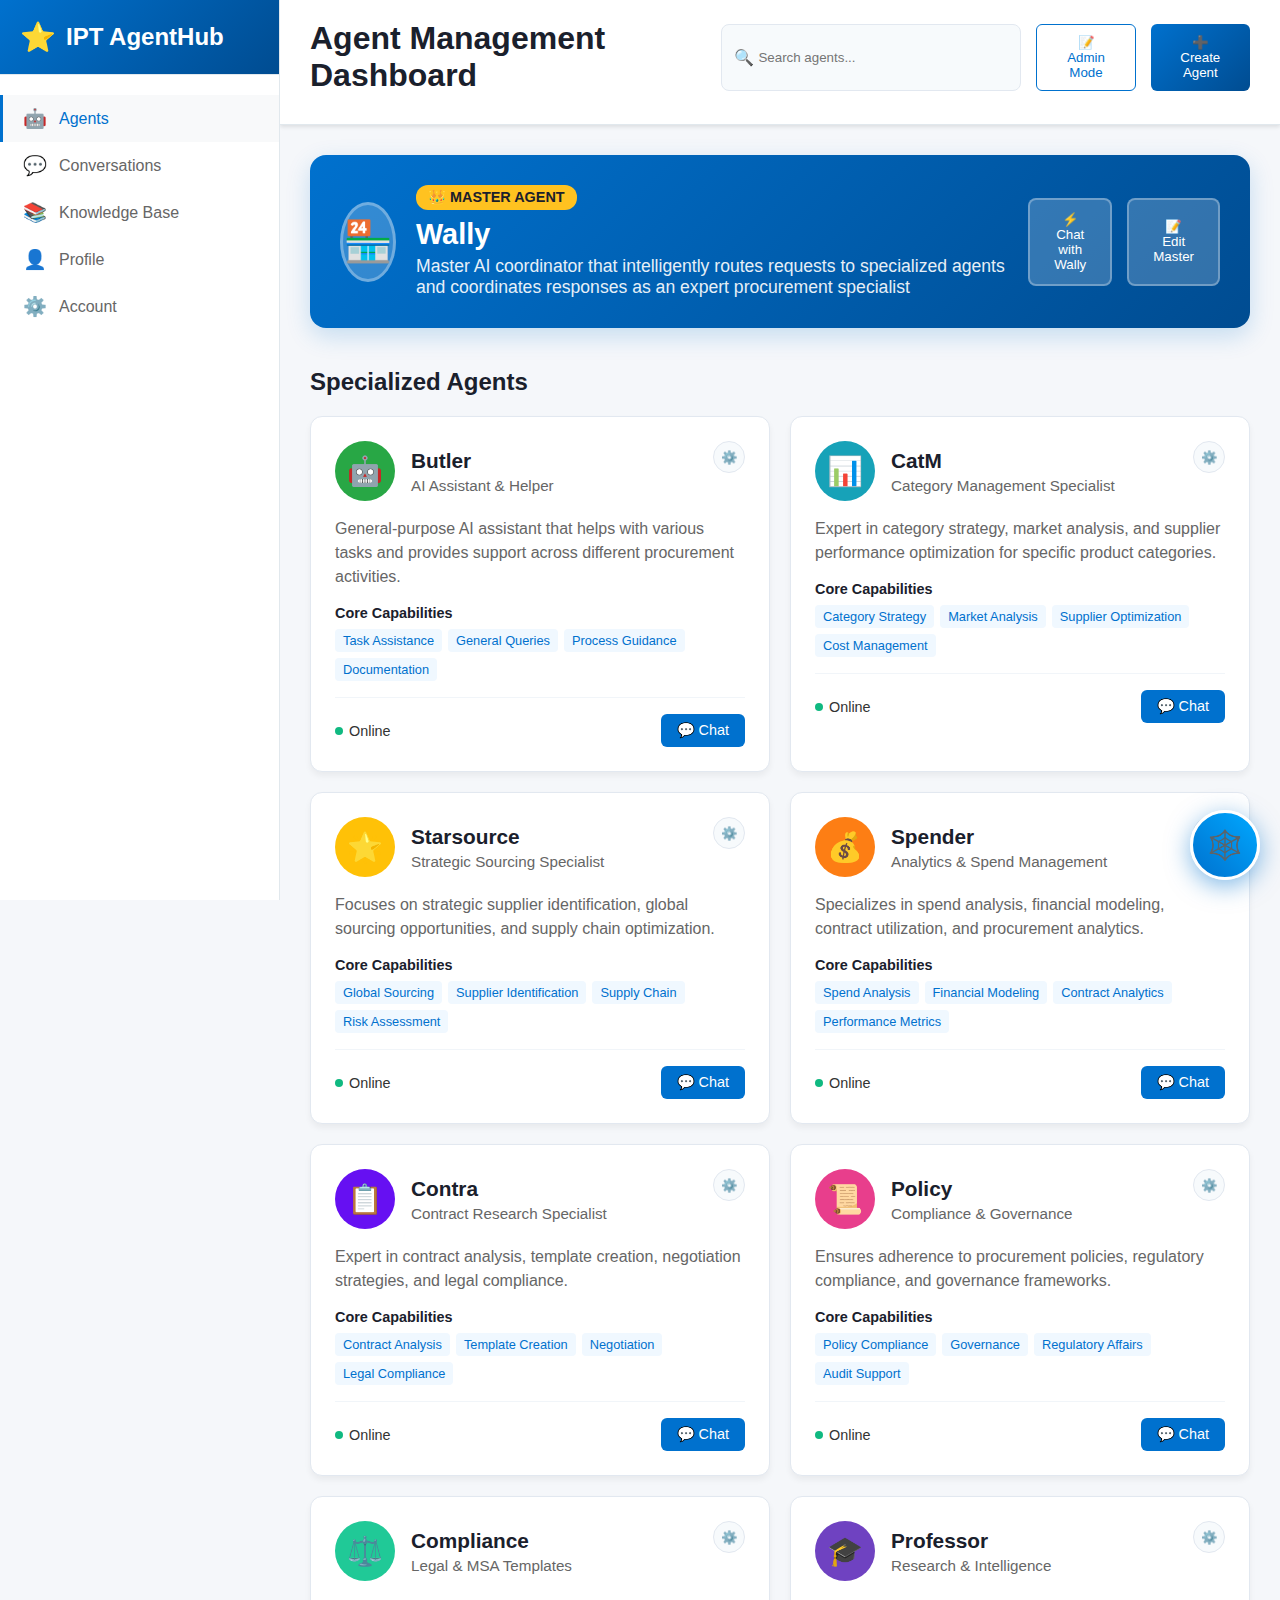
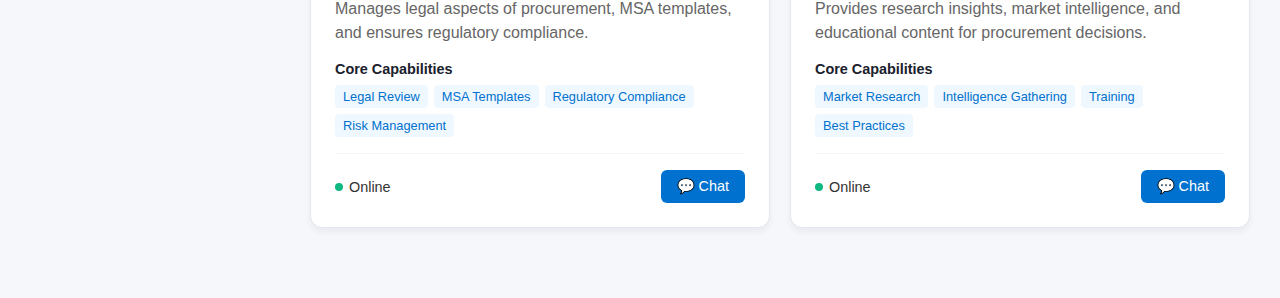
<file: walmart-procurement-frontend/index.html>
<!DOCTYPE html>
<html lang="en">
<head>
    <meta charset="UTF-8">
    <meta name="viewport" content="width=device-width, initial-scale=1.0">
    <title>Walmart Procurement Agent Dashboard</title>
    <style>
        * {
            margin: 0;
            padding: 0;
            box-sizing: border-box;
        }

        body {
            font-family: 'Segoe UI', Tahoma, Geneva, Verdana, sans-serif;
            background: #f5f7fa;
            color: #333;
        }

        .sidebar {
            position: fixed;
            left: 0;
            top: 0;
            width: 280px;
            height: 100vh;
            background: white;
            border-right: 1px solid #e1e8ed;
            z-index: 1000;
            overflow-y: auto;
        }

        .sidebar-header {
            padding: 20px;
            border-bottom: 1px solid #e1e8ed;
            background: linear-gradient(135deg, #0071ce, #004c91);
            color: white;
        }

        .logo {
            display: flex;
            align-items: center;
            font-size: 1.5rem;
            font-weight: bold;
        }

        .logo::before {
            content: "⭐";
            margin-right: 10px;
            font-size: 1.8rem;
        }

        .nav-menu {
            padding: 20px 0;
        }

        .nav-item {
            display: flex;
            align-items: center;
            padding: 12px 20px;
            color: #666;
            text-decoration: none;
            transition: all 0.3s ease;
            border-left: 3px solid transparent;
        }

        .nav-item:hover, .nav-item.active {
            background: #f8f9fa;
            color: #0071ce;
            border-left-color: #0071ce;
        }

        .nav-icon {
            margin-right: 12px;
            font-size: 1.2rem;
        }

        .main-content {
            margin-left: 280px;
            min-height: 100vh;
            background: #f5f7fa;
        }

        .header {
            background: white;
            padding: 20px 30px;
            border-bottom: 1px solid #e1e8ed;
            box-shadow: 0 2px 4px rgba(0,0,0,0.1);
        }

        .header-top {
            display: flex;
            justify-content: space-between;
            align-items: center;
            margin-bottom: 10px;
        }

        .page-title {
            font-size: 2rem;
            font-weight: 700;
            color: #1a202c;
        }

        .header-actions {
            display: flex;
            gap: 15px;
        }

        .search-box {
            display: flex;
            align-items: center;
            background: #f7fafc;
            border: 1px solid #e2e8f0;
            border-radius: 8px;
            padding: 8px 12px;
            min-width: 300px;
        }

        .search-box input {
            border: none;
            background: none;
            outline: none;
            flex: 1;
            padding: 4px;
        }

        .btn {
            background: linear-gradient(135deg, #0071ce, #004c91);
            color: white;
            border: none;
            padding: 10px 20px;
            border-radius: 6px;
            cursor: pointer;
            font-weight: 500;
            transition: all 0.3s ease;
        }

        .btn:hover {
            transform: translateY(-1px);
            box-shadow: 0 4px 12px rgba(0,113,206,0.3);
        }

        .btn-outline {
            background: white;
            color: #0071ce;
            border: 1px solid #0071ce;
        }

        .content-area {
            padding: 30px;
        }

        .section {
            margin-bottom: 40px;
        }

        .section-title {
            font-size: 1.5rem;
            font-weight: 600;
            margin-bottom: 20px;
            color: #1a202c;
        }

        .master-agent {
            background: linear-gradient(135deg, #0071ce, #004c91);
            border-radius: 16px;
            padding: 30px;
            color: white;
            margin-bottom: 30px;
            box-shadow: 0 8px 25px rgba(0,113,206,0.2);
        }

        .master-agent-content {
            display: flex;
            align-items: center;
            justify-content: space-between;
        }

        .master-info {
            display: flex;
            align-items: center;
        }

        .master-avatar {
            width: 80px;
            height: 80px;
            border-radius: 50%;
            background: rgba(255,255,255,0.2);
            display: flex;
            align-items: center;
            justify-content: center;
            font-size: 2.5rem;
            margin-right: 20px;
            border: 3px solid rgba(255,255,255,0.3);
        }

        .master-details h2 {
            font-size: 1.8rem;
            margin-bottom: 5px;
        }

        .master-badge {
            background: #ffc220;
            color: #1a202c;
            padding: 4px 12px;
            border-radius: 12px;
            font-size: 0.9rem;
            font-weight: 600;
            margin-bottom: 8px;
            display: inline-block;
        }

        .master-description {
            opacity: 0.9;
            font-size: 1.1rem;
        }

        .master-actions {
            display: flex;
            gap: 15px;
        }

        .btn-master {
            background: rgba(255,255,255,0.2);
            color: white;
            border: 2px solid rgba(255,255,255,0.3);
            padding: 12px 24px;
            border-radius: 8px;
            cursor: pointer;
            font-weight: 500;
            transition: all 0.3s ease;
        }

        .btn-master:hover {
            background: rgba(255,255,255,0.3);
            border-color: rgba(255,255,255,0.5);
        }

        .agents-grid {
            display: grid;
            grid-template-columns: repeat(auto-fill, minmax(320px, 1fr));
            gap: 20px;
        }

        .agent-card {
            background: white;
            border-radius: 12px;
            padding: 24px;
            box-shadow: 0 4px 6px rgba(0,0,0,0.05);
            border: 1px solid #e2e8f0;
            transition: all 0.3s ease;
            cursor: pointer;
            position: relative;
        }

        .agent-card:hover {
            transform: translateY(-4px);
            box-shadow: 0 12px 25px rgba(0,0,0,0.1);
            border-color: #0071ce;
        }

        .agent-header {
            display: flex;
            align-items: center;
            margin-bottom: 16px;
            position: relative;
        }

        .agent-avatar {
            width: 60px;
            height: 60px;
            border-radius: 50%;
            display: flex;
            align-items: center;
            justify-content: center;
            font-size: 1.8rem;
            margin-right: 16px;
            color: white;
            font-weight: bold;
        }

        .agent-info h3 {
            font-size: 1.3rem;
            font-weight: 600;
            margin-bottom: 4px;
            color: #1a202c;
        }

        .agent-title {
            color: #666;
            font-size: 0.95rem;
        }

        .agent-config {
            position: absolute;
            top: 0;
            right: 0;
            width: 32px;
            height: 32px;
            border-radius: 50%;
            background: #f7fafc;
            border: 1px solid #e2e8f0;
            display: flex;
            align-items: center;
            justify-content: center;
            cursor: pointer;
            transition: all 0.3s ease;
            z-index: 10;
        }

        .agent-config:hover {
            background: #0071ce;
            color: white;
            border-color: #0071ce;
        }

        .agent-description {
            color: #666;
            line-height: 1.5;
            margin-bottom: 16px;
        }

        .agent-capabilities {
            margin-bottom: 16px;
        }

        .capabilities-title {
            font-size: 0.9rem;
            font-weight: 600;
            color: #1a202c;
            margin-bottom: 8px;
        }

        .capability-tags {
            display: flex;
            flex-wrap: wrap;
            gap: 6px;
        }

        .capability-tag {
            background: #f0f8ff;
            color: #0071ce;
            padding: 4px 8px;
            border-radius: 4px;
            font-size: 0.8rem;
            font-weight: 500;
        }

        .agent-status {
            display: flex;
            align-items: center;
            justify-content: space-between;
            padding-top: 16px;
            border-top: 1px solid #f1f5f9;
        }

        .status-indicator {
            display: flex;
            align-items: center;
            font-size: 0.9rem;
        }

        .status-dot {
            width: 8px;
            height: 8px;
            border-radius: 50%;
            margin-right: 6px;
        }

        .status-online {
            background: #10b981;
        }

        .chat-btn {
            background: #0071ce;
            color: white;
            border: none;
            padding: 8px 16px;
            border-radius: 6px;
            font-size: 0.9rem;
            cursor: pointer;
            transition: all 0.3s ease;
        }

        .chat-btn:hover {
            background: #005bb5;
        }

        .network-toggle {
            position: fixed;
            bottom: 30px;
            right: 30px;
            width: 60px;
            height: 60px;
            border-radius: 50%;
            background: linear-gradient(135deg, #0071ce, #004c91);
            color: white;
            border: none;
            cursor: pointer;
            box-shadow: 0 4px 15px rgba(0,113,206,0.3);
            transition: all 0.3s ease;
            font-size: 1.5rem;
            z-index: 1000;
        }

        .network-toggle:hover {
            transform: scale(1.1);
            box-shadow: 0 6px 20px rgba(0,113,206,0.4);
        }

        /* ORCHESTRATION OVERLAY STYLES */
        .orchestration-overlay {
            position: fixed;
            top: 0;
            left: 0;
            width: 100vw;
            height: 100vh;
            background: linear-gradient(135deg, #1a1a2e 0%, #16213e 50%, #0f0f23 100%);
            z-index: 10000;
            display: none;
            overflow: hidden;
        }

        .orchestration-overlay.active {
            display: block;
        }

        .close-button {
            position: absolute;
            top: 20px;
            right: 20px;
            width: 50px;
            height: 50px;
            background: rgba(255, 255, 255, 0.1);
            border: 2px solid rgba(255, 255, 255, 0.3);
            border-radius: 50%;
            color: white;
            font-size: 24px;
            cursor: pointer;
            display: flex;
            align-items: center;
            justify-content: center;
            transition: all 0.3s ease;
            backdrop-filter: blur(10px);
        }

        .close-button:hover {
            background: rgba(255, 255, 255, 0.2);
            border-color: rgba(255, 255, 255, 0.5);
            transform: scale(1.1);
        }

        .orchestration-container {
            position: relative;
            width: 100%;
            height: 100%;
            overflow: hidden;
        }

        .orchestration-header {
            position: absolute;
            top: 20px;
            left: 20px;
            color: white;
            z-index: 100;
        }

        .orchestration-header h1 {
            font-size: 2.5rem;
            font-weight: 700;
            margin-bottom: 10px;
            background: linear-gradient(45deg, #0071ce, #00a8ff);
            -webkit-background-clip: text;
            -webkit-text-fill-color: transparent;
            background-clip: text;
        }

        .orchestration-header p {
            font-size: 1.1rem;
            opacity: 0.8;
            font-weight: 300;
        }

        .network-container {
            position: relative;
            width: 100%;
            height: 100%;
            display: flex;
            align-items: center;
            justify-content: center;
        }

        .agent-node {
            position: absolute;
            width: 120px;
            height: 120px;
            border-radius: 50%;
            display: flex;
            flex-direction: column;
            align-items: center;
            justify-content: center;
            cursor: pointer;
            transition: all 0.3s ease;
            backdrop-filter: blur(10px);
            border: 3px solid transparent;
            box-shadow: 0 8px 32px rgba(0, 0, 0, 0.3);
        }

        .agent-node:hover {
            transform: scale(1.1);
            box-shadow: 0 12px 40px rgba(0, 0, 0, 0.4);
        }

        .agent-node.master {
            width: 160px;
            height: 160px;
            border-color: #0071ce;
            box-shadow: 0 0 30px rgba(0, 113, 206, 0.4);
        }

        .agent-node.orchestrator {
            width: 140px;
            height: 140px;
            border-color: #ff6b6b;
            box-shadow: 0 0 25px rgba(255, 107, 107, 0.4);
        }

        .agent-icon {
            font-size: 2.5rem;
            margin-bottom: 8px;
        }

        .agent-name {
            font-size: 0.9rem;
            font-weight: 600;
            text-align: center;
            color: white;
        }

        .agent-status-dot {
            position: absolute;
            top: -5px;
            right: -5px;
            width: 20px;
            height: 20px;
            border-radius: 50%;
            border: 3px solid white;
        }

        .status-busy { background: #f59e0b; }
        .status-offline { background: #ef4444; }

        .connection-line {
            position: absolute;
            height: 2px;
            background: linear-gradient(90deg, transparent, rgba(255, 255, 255, 0.3), transparent);
            transform-origin: left center;
            z-index: 1;
        }

        .connection-line.primary {
            background: linear-gradient(90deg, transparent, rgba(0, 113, 206, 0.6), transparent);
            height: 3px;
        }

        .connection-line.orchestration {
            background: linear-gradient(90deg, transparent, rgba(255, 107, 107, 0.6), transparent);
            height: 3px;
        }

        .data-source {
            position: absolute;
            padding: 8px 12px;
            background: rgba(255, 255, 255, 0.1);
            border: 1px solid rgba(255, 255, 255, 0.2);
            border-radius: 20px;
            color: white;
            font-size: 0.8rem;
            backdrop-filter: blur(5px);
        }

        .legend {
            position: absolute;
            bottom: 20px;
            left: 20px;
            background: rgba(0, 0, 0, 0.3);
            padding: 20px;
            border-radius: 12px;
            backdrop-filter: blur(10px);
            border: 1px solid rgba(255, 255, 255, 0.1);
        }

        .legend h3 {
            color: white;
            margin-bottom: 15px;
            font-size: 1.1rem;
        }

        .legend-item {
            display: flex;
            align-items: center;
            margin-bottom: 8px;
            color: rgba(255, 255, 255, 0.8);
            font-size: 0.9rem;
        }

        .legend-icon {
            width: 20px;
            height: 20px;
            margin-right: 10px;
            border-radius: 50%;
        }

        .agent-details {
            position: absolute;
            top: 50%;
            right: 20px;
            transform: translateY(-50%);
            width: 350px;
            background: rgba(0, 0, 0, 0.4);
            backdrop-filter: blur(15px);
            border: 1px solid rgba(255, 255, 255, 0.1);
            border-radius: 16px;
            padding: 25px;
            color: white;
            opacity: 0;
            visibility: hidden;
            transition: all 0.3s ease;
        }

        .agent-details.active {
            opacity: 1;
            visibility: visible;
        }

        .detail-header {
            display: flex;
            align-items: center;
            margin-bottom: 20px;
            padding-bottom: 15px;
            border-bottom: 1px solid rgba(255, 255, 255, 0.1);
        }

        .detail-icon {
            font-size: 2rem;
            margin-right: 15px;
        }

        .detail-title {
            font-size: 1.3rem;
            font-weight: 600;
        }

        .detail-subtitle {
            font-size: 0.9rem;
            opacity: 0.7;
        }

        .detail-section {
            margin-bottom: 20px;
        }

        .detail-section h4 {
            font-size: 1rem;
            margin-bottom: 10px;
            color: #0071ce;
        }

        .capability-list {
            list-style: none;
        }

        .capability-list li {
            padding: 5px 0;
            font-size: 0.9rem;
            opacity: 0.8;
        }

        .capability-list li::before {
            content: "▸";
            color: #0071ce;
            margin-right: 8px;
        }

        .trigger-button {
            position: fixed;
            bottom: 20px;
            right: 20px;
            width: 70px;
            height: 70px;
            background: linear-gradient(45deg, #0071ce, #00a8ff);
            border: 3px solid white;
            border-radius: 50%;
            color: white;
            font-size: 1.8rem;
            cursor: pointer;
            box-shadow: 0 6px 25px rgba(0, 113, 206, 0.5);
            transition: all 0.3s ease;
            z-index: 1000;
            display: flex;
            align-items: center;
            justify-content: center;
            font-weight: bold;
        }

        .trigger-button:hover {
            transform: scale(1.15);
            box-shadow: 0 8px 30px rgba(0, 113, 206, 0.7);
            border-color: #ffc220;
        }

        .view-toggle {
            position: absolute;
            top: 20px;
            right: 80px;
            width: 50px;
            height: 50px;
            background: rgba(255, 255, 255, 0.1);
            border: 2px solid rgba(255, 255, 255, 0.3);
            border-radius: 50%;
            color: white;
            font-size: 20px;
            cursor: pointer;
            display: flex;
            align-items: center;
            justify-content: center;
            transition: all 0.3s ease;
            backdrop-filter: blur(10px);
        }

        .view-toggle:hover {
            background: rgba(255, 255, 255, 0.2);
            border-color: rgba(255, 255, 255, 0.5);
            transform: scale(1.1);
        }

        .view-toggle.active {
            background: rgba(0, 113, 206, 0.3);
            border-color: #0071ce;
        }

        /* Animations */
        @keyframes pulse {
            0% { transform: scale(1); opacity: 1; }
            50% { transform: scale(1.05); opacity: 0.8; }
            100% { transform: scale(1); opacity: 1; }
        }

        @keyframes lineFlow {
            0% { transform: translateX(-100%); }
            100% { transform: translateX(100%); }
        }

        .agent-node.active {
            animation: pulse 2s infinite;
        }

        .connection-line::after {
            content: '';
            position: absolute;
            top: 0;
            left: 0;
            width: 20px;
            height: 100%;
            background: linear-gradient(90deg, transparent, rgba(255, 255, 255, 0.8), transparent);
            animation: lineFlow 2s infinite;
        }

        /* Hierarchy View Styles */
        .hierarchy-view {
            display: none;
            flex-direction: column;
            align-items: center;
            justify-content: center;
            height: 100%;
            padding: 40px;
        }

        .hierarchy-view.active {
            display: flex;
        }

        .hierarchy-level {
            display: flex;
            align-items: center;
            justify-content: center;
            margin: 20px 0;
            width: 100%;
        }

        .hierarchy-level.master {
            margin-bottom: 30px;
        }

        .hierarchy-level.orchestrator {
            margin: 30px 0;
        }

        .hierarchy-level.specialists {
            display: grid;
            grid-template-columns: repeat(auto-fit, minmax(120px, 1fr));
            gap: 20px;
            width: 90%;
            max-width: 1200px;
            justify-items: center;
        }

        .hierarchy-arrow {
            font-size: 2rem;
            color: rgba(255, 255, 255, 0.8);
            margin: 15px 0;
            text-align: center;
        }

        .network-container.hidden {
            display: none;
        }

        .hierarchy-view .agent-node {
            position: relative;
            transform: none !important;
            top: auto !important;
            left: auto !important;
        }
        @media (max-width: 768px) {
            .sidebar {
                transform: translateX(-100%);
                transition: transform 0.3s ease;
            }
            
            .sidebar.mobile-open {
                transform: translateX(0);
            }
            
            .main-content {
                margin-left: 0;
            }
            
            .agents-grid {
                grid-template-columns: 1fr;
            }

            .agent-node {
                width: 80px;
                height: 80px;
            }

            .agent-node.master {
                width: 100px;
                height: 100px;
            }

            .agent-node.orchestrator {
                width: 90px;
                height: 90px;
            }

            .agent-icon {
                font-size: 1.5rem;
            }

            .agent-name {
                font-size: 0.7rem;
            }

            .agent-details {
                width: 300px;
                right: 10px;
            }

            .orchestration-header h1 {
                font-size: 1.8rem;
            }
        }
    </style>
</head>
<body>
    <!-- Sidebar -->
    <div class="sidebar">
        <div class="sidebar-header">
            <div class="logo">IPT AgentHub</div>
        </div>
        <nav class="nav-menu">
            <a href="#" class="nav-item active">
                <span class="nav-icon">🤖</span>
                Agents
            </a>
            <a href="#" class="nav-item">
                <span class="nav-icon">💬</span>
                Conversations
            </a>
            <a href="#" class="nav-item">
                <span class="nav-icon">📚</span>
                Knowledge Base
            </a>
            <a href="#" class="nav-item">
                <span class="nav-icon">👤</span>
                Profile
            </a>
            <a href="#" class="nav-item">
                <span class="nav-icon">⚙️</span>
                Account
            </a>
        </nav>
    </div>

    <!-- Main Content -->
    <div class="main-content">
        <header class="header">
            <div class="header-top">
                <h1 class="page-title">Agent Management Dashboard</h1>
                <div class="header-actions">
                    <div class="search-box">
                        <span>🔍</span>
                        <input type="text" placeholder="Search agents...">
                    </div>
                    <button class="btn btn-outline">📝 Admin Mode</button>
                    <button class="btn">➕ Create Agent</button>
                </div>
            </div>
        </header>

        <div class="content-area">
            <!-- Master Agent Section -->
            <div class="section">
                <div class="master-agent">
                    <div class="master-agent-content">
                        <div class="master-info">
                            <div class="master-avatar">🏪</div>
                            <div class="master-details">
                                <div class="master-badge">👑 MASTER AGENT</div>
                                <h2>Wally</h2>
                                <div class="master-description">
                                    Master AI coordinator that intelligently routes requests to specialized agents and coordinates responses as an expert procurement specialist
                                </div>
                            </div>
                        </div>
                        <div class="master-actions">
                            <button class="btn-master" onclick="openChat('wally')">
                                ⚡ Chat with Wally
                            </button>
                            <button class="btn-master" onclick="configureAgent('wally')">
                                📝 Edit Master
                            </button>
                        </div>
                    </div>
                </div>
            </div>

            <!-- Specialized Agents -->
            <div class="section">
                <h2 class="section-title">Specialized Agents</h2>
                <div class="agents-grid" id="agentsGrid">
                    <!-- Agents will be populated by JavaScript -->
                </div>
            </div>
        </div>
    </div>

    <!-- Trigger Button -->
    <button class="trigger-button" onclick="openOrchestration()" title="View Agent Orchestration Network">
        🕸️
    </button>

    <!-- Orchestration Overlay -->
    <div class="orchestration-overlay" id="orchestrationOverlay">
        <button type="button" class="close-button" onclick="closeOrchestration();">×</button>
        <button type="button" class="view-toggle" id="viewToggle" onclick="toggleView();">📊</button>
        
        <div class="orchestration-header">
            <h1>Agent Orchestration Hub</h1>
            <p>Walmart Procurement Intelligence Network</p>
        </div>

        <div class="orchestration-container">
            <!-- Network/Mesh View -->
            <div class="network-container" id="networkContainer">
                <!-- Wally - Master Interface (Top) -->
                <div class="agent-node master" id="wally" 
                     style="background: linear-gradient(135deg, #0071ce, #004c91); top: 10%; left: 50%; transform: translateX(-50%);"
                     onclick="showAgentDetails('wally')">
                    <div class="agent-icon">🏪</div>
                    <div class="agent-name">Wally</div>
                    <div class="agent-status-dot status-online"></div>
                </div>

                <!-- Butler - Central Orchestrator -->
                <div class="agent-node orchestrator" id="butler"
                     style="background: linear-gradient(135deg, #ff6b6b, #ee5a52); top: 50%; left: 50%; transform: translate(-50%, -50%);"
                     onclick="showAgentDetails('butler')">
                    <div class="agent-icon">🤖</div>
                    <div class="agent-name">Butler</div>
                    <div class="agent-status-dot status-online"></div>
                </div>

                <!-- CatM -->
                <div class="agent-node" id="catm"
                     style="background: linear-gradient(135deg, #17a2b8, #138496); top: 25%; left: 20%; transform: translate(-50%, -50%);"
                     onclick="showAgentDetails('catm')">
                    <div class="agent-icon">📊</div>
                    <div class="agent-name">CatM</div>
                    <div class="agent-status-dot status-online"></div>
                </div>

                <!-- Starsource -->
                <div class="agent-node" id="starsource"
                     style="background: linear-gradient(135deg, #ffc107, #e0a800); top: 25%; left: 80%; transform: translate(-50%, -50%);"
                     onclick="showAgentDetails('starsource')">
                    <div class="agent-icon">🌟</div>
                    <div class="agent-name">Starsource</div>
                    <div class="agent-status-dot status-online"></div>
                </div>

                <!-- Spender -->
                <div class="agent-node" id="spender"
                     style="background: linear-gradient(135deg, #fd7e14, #e55a4f); top: 50%; left: 15%; transform: translate(-50%, -50%);"
                     onclick="showAgentDetails('spender')">
                    <div class="agent-icon">💰</div>
                    <div class="agent-name">Spender</div>
                    <div class="agent-status-dot status-online"></div>
                </div>

                <!-- Compliance -->
                <div class="agent-node" id="compliance"
                     style="background: linear-gradient(135deg, #20c997, #17a085); top: 50%; left: 85%; transform: translate(-50%, -50%);"
                     onclick="showAgentDetails('compliance')">
                    <div class="agent-icon">⚖️</div>
                    <div class="agent-name">Compliance</div>
                    <div class="agent-status-dot status-online"></div>
                </div>

                <!-- Policy -->
                <div class="agent-node" id="policy"
                     style="background: linear-gradient(135deg, #e83e8c, #d91a72); top: 75%; left: 20%; transform: translate(-50%, -50%);"
                     onclick="showAgentDetails('policy')">
                    <div class="agent-icon">📜</div>
                    <div class="agent-name">Policy</div>
                    <div class="agent-status-dot status-online"></div>
                </div>

                <!-- Contra -->
                <div class="agent-node" id="contra"
                     style="background: linear-gradient(135deg, #6610f2, #520dc2); top: 75%; left: 80%; transform: translate(-50%, -50%);"
                     onclick="showAgentDetails('contra')">
                    <div class="agent-icon">📋</div>
                    <div class="agent-name">Contra</div>
                    <div class="agent-status-dot status-online"></div>
                </div>

                <!-- Professor -->
                <div class="agent-node" id="professor"
                     style="background: linear-gradient(135deg, #6f42c1, #59359a); top: 75%; left: 50%; transform: translate(-50%, -50%);"
                     onclick="showAgentDetails('professor')">
                    <div class="agent-icon">🎓</div>
                    <div class="agent-name">Professor</div>
                    <div class="agent-status-dot status-online"></div>
                </div>

                <!-- Data Sources -->
                <div class="data-source" style="top: 15%; left: 85%;">SQL Database</div>
                <div class="data-source" style="top: 85%; left: 85%;">Vector RAG</div>
                <div class="data-source" style="top: 85%; left: 15%;">Live Web Access</div>
            </div>

            <!-- Hierarchy View -->
            <div class="hierarchy-view" id="hierarchyView">
                <!-- Master Level -->
                <div class="hierarchy-level master">
                    <div class="agent-node master" onclick="showAgentDetails('wally')"
                         style="background: linear-gradient(135deg, #0071ce, #004c91);">
                        <div class="agent-icon">🏪</div>
                        <div class="agent-name">Wally</div>
                        <div class="agent-status-dot status-online"></div>
                    </div>
                </div>

                <div class="hierarchy-arrow">⬇️</div>

                <!-- Orchestrator Level -->
                <div class="hierarchy-level orchestrator">
                    <div class="agent-node orchestrator" onclick="showAgentDetails('butler')"
                         style="background: linear-gradient(135deg, #ff6b6b, #ee5a52);">
                        <div class="agent-icon">🤖</div>
                        <div class="agent-name">Butler</div>
                        <div class="agent-status-dot status-online"></div>
                    </div>
                </div>

                <div class="hierarchy-arrow">⬇️</div>

                <!-- Specialists Level -->
                <div class="hierarchy-level specialists">
                    <div class="agent-node" onclick="showAgentDetails('catm')"
                         style="background: linear-gradient(135deg, #17a2b8, #138496);">
                        <div class="agent-icon">📊</div>
                        <div class="agent-name">CatM</div>
                        <div class="agent-status-dot status-online"></div>
                    </div>

                    <div class="agent-node" onclick="showAgentDetails('starsource')"
                         style="background: linear-gradient(135deg, #ffc107, #e0a800);">
                        <div class="agent-icon">🌟</div>
                        <div class="agent-name">Starsource</div>
                        <div class="agent-status-dot status-online"></div>
                    </div>

                    <div class="agent-node" onclick="showAgentDetails('spender')"
                         style="background: linear-gradient(135deg, #fd7e14, #e55a4f);">
                        <div class="agent-icon">💰</div>
                        <div class="agent-name">Spender</div>
                        <div class="agent-status-dot status-online"></div>
                    </div>

                    <div class="agent-node" onclick="showAgentDetails('compliance')"
                         style="background: linear-gradient(135deg, #20c997, #17a085);">
                        <div class="agent-icon">⚖️</div>
                        <div class="agent-name">Compliance</div>
                        <div class="agent-status-dot status-online"></div>
                    </div>

                    <div class="agent-node" onclick="showAgentDetails('policy')"
                         style="background: linear-gradient(135deg, #e83e8c, #d91a72);">
                        <div class="agent-icon">📜</div>
                        <div class="agent-name">Policy</div>
                        <div class="agent-status-dot status-online"></div>
                    </div>

                    <div class="agent-node" onclick="showAgentDetails('contra')"
                         style="background: linear-gradient(135deg, #6610f2, #520dc2);">
                        <div class="agent-icon">📋</div>
                        <div class="agent-name">Contra</div>
                        <div class="agent-status-dot status-online"></div>
                    </div>

                    <div class="agent-node" onclick="showAgentDetails('professor')"
                         style="background: linear-gradient(135deg, #6f42c1, #59359a);">
                        <div class="agent-icon">🎓</div>
                        <div class="agent-name">Professor</div>
                        <div class="agent-status-dot status-online"></div>
                    </div>
                </div>
            </div>
        </div>

        <!-- Legend -->
        <div class="legend">
            <h3>Agent Types</h3>
            <div class="legend-item">
                <div class="legend-icon" style="background: linear-gradient(135deg, #0071ce, #004c91);"></div>
                Master Interface
            </div>
            <div class="legend-item">
                <div class="legend-icon" style="background: linear-gradient(135deg, #ff6b6b, #ee5a52);"></div>
                Orchestrator
            </div>
            <div class="legend-item">
                <div class="legend-icon" style="background: linear-gradient(135deg, #17a2b8, #138496);"></div>
                Specialist Agent
            </div>
        </div>

        <!-- Agent Details Panel -->
        <div class="agent-details" id="agentDetails">
            <div class="detail-header">
                <div class="detail-icon" id="detailIcon">🤖</div>
                <div>
                    <div class="detail-title" id="detailTitle">Agent Name</div>
                    <div class="detail-subtitle" id="detailSubtitle">Agent Role</div>
                </div>
            </div>
            
            <div class="detail-section">
                <h4>Core Capabilities</h4>
                <ul class="capability-list" id="detailCapabilities">
                    <li>Capability 1</li>
                    <li>Capability 2</li>
                </ul>
            </div>

            <div class="detail-section">
                <h4>Platform & Access</h4>
                <p id="detailPlatform">Platform information</p>
            </div>

            <div class="detail-section">
                <h4>Collaboration Pattern</h4>
                <p id="detailCollaboration">How this agent works with others</p>
            </div>
        </div>
    </div>

    <!-- Configuration Modal Container -->
    <div id="configModalContainer"></div>

    <script>
        // Agent configuration data
        const agentData = {
            wally: {
                icon: '🏪',
                title: 'Wally',
                subtitle: 'Customer Experience Specialist',
                capabilities: [
                    'User Interface Excellence',
                    'Query Reception & Routing',
                    'Response Presentation',
                    'Customer Experience Focus',
                    'Intelligent Routing Decisions'
                ],
                platform: 'Claude Sonnet 4 - Master Interface',
                collaboration: 'Routes complex queries to Butler for orchestration, handles simple queries directly. Provides executive-friendly presentation of all specialist outputs.'
            },
            butler: {
                icon: '🤖',
                title: 'Butler',
                subtitle: 'AI Orchestrator & Workflow Manager',
                capabilities: [
                    'Multi-Agent Orchestration',
                    'Workflow Design (Single/Sequential/Parallel/Hybrid)',
                    'Query Analysis & Routing',
                    'Response Synthesis',
                    'Resource Optimization'
                ],
                platform: 'LangGraph Supervisor Framework',
                collaboration: 'Central orchestrator managing all specialist agents. Analyzes query complexity and coordinates appropriate agent workflows.'
            },
            catm: {
                icon: '📊',
                title: 'CatM',
                subtitle: 'Category Management Strategist',
                capabilities: [
                    'End-to-End Category Strategy',
                    '19-Step Framework Execution',
                    'Market Analysis & Intelligence',
                    'Supplier Relationship Strategy',
                    'Risk & Sustainability Assessment'
                ],
                platform: 'Gemini 2.0 Flash',
                collaboration: 'Works with Spender for data foundation, Starsource for execution, Vector for contract validation, Policy for compliance.'
            },
            starsource: {
                icon: '🌟',
                title: 'Starsource',
                subtitle: 'PhD-Level Strategic Sourcing',
                capabilities: [
                    'Global Supplier Identification',
                    'Complex Multi-Cultural Negotiations',
                    'Supply Network Optimization',
                    'Advanced Cost Modeling',
                    'International Trade Strategy'
                ],
                platform: 'Gemini 2.0 Flash',
                collaboration: 'Implements sourcing tactics based on CatM strategy, uses Spender data for decisions, works with Compliance for legal review.'
            },
            spender: {
                icon: '💰',
                title: 'Spender',
                subtitle: 'Supplier & Contract Analytics',
                capabilities: [
                    'Supplier Performance Analysis',
                    'Contract Utilization Studies',
                    'Spend Trend Analysis',
                    'Real-time SQL Database Access',
                    'Risk Concentration Assessment'
                ],
                platform: 'Gemini 2.0 Flash + SQL Database',
                collaboration: 'Provides data foundation for CatM strategy, historical performance for Starsource, cross-references with Contra contract terms.'
            },
            compliance: {
                icon: '⚖️',
                title: 'Compliance',
                subtitle: 'Legal Assistant & MSA Templates',
                capabilities: [
                    'MSA Template Application',
                    'Contract Redlining Analysis',
                    'Legal Risk Assessment',
                    'Regulatory Compliance',
                    'Negotiation Strategy Development'
                ],
                platform: 'Claude Sonnet 4',
                collaboration: 'Reviews contracts based on Contra precedents, ensures Policy compliance, validates Starsource international agreements.'
            },
            policy: {
                icon: '📜',
                title: 'Policy',
                subtitle: 'Policy Compliance Specialist',
                capabilities: [
                    'Corporate Policy Interpretation',
                    'Compliance Guidance',
                    'Vector RAG Policy Access',
                    'Risk Assessment',
                    'Exception Analysis'
                ],
                platform: 'Claude Sonnet 4 + Vector RAG',
                collaboration: 'Ensures all agent recommendations comply with corporate policies, validates CatM strategies, reviews Compliance legal analysis.'
            },
            contra: {
                icon: '📋',
                title: 'Contra',
                subtitle: 'B2B Contract Research Specialist',
                capabilities: [
                    'Contract Precedent Research',
                    'Comparative Contract Analysis',
                    'Historical Trend Analysis',
                    'Vector RAG Contract Database',
                    'Negotiation Intelligence'
                ],
                platform: 'Claude Sonnet 4 + Vector RAG',
                collaboration: 'Provides precedent research for Compliance analysis, validates contract terms for Starsource negotiations, supports CatM strategy.'
            },
            professor: {
                icon: '🎓',
                title: 'Professor',
                subtitle: 'Research Intelligence Specialist',
                capabilities: [
                    'Comprehensive Market Research',
                    'Real-time Web Intelligence',
                    'Academic Literature Reviews',
                    'Industry Analysis',
                    'Competitive Intelligence'
                ],
                platform: 'Perplexity Deep Research + Live Web Access',
                collaboration: 'Provides market intelligence for CatM strategy, industry research for Starsource sourcing, regulatory research for Compliance.'
            }
        };

        let currentAgent = null;
        let currentView = 'network'; // 'network' or 'hierarchy'

        function openOrchestration() {
            console.log('Opening orchestration...'); // Debug
            const overlay = document.getElementById('orchestrationOverlay');
            if (overlay) {
                overlay.classList.add('active');
                console.log('Overlay opened, currentView:', currentView); // Debug
                
                if (currentView === 'network') {
                    drawConnections();
                }
                
                // Add entrance animation
                setTimeout(() => {
                    document.querySelectorAll('.agent-node').forEach((node, index) => {
                        setTimeout(() => {
                            node.style.opacity = '1';
                            if (node.style.transform && !node.style.transform.includes('scale')) {
                                node.style.transform = node.style.transform + ' scale(1)';
                            }
                        }, index * 100);
                    });
                }, 100);
            } else {
                console.error('Overlay element not found!'); // Debug
            }
        }

        function closeOrchestration() {
            console.log('Closing orchestration...'); // Debug
            const overlay = document.getElementById('orchestrationOverlay');
            if (overlay) {
                overlay.classList.remove('active');
                console.log('Overlay closed'); // Debug
            } else {
                console.error('Overlay element not found for closing!'); // Debug
            }
            
            hideAgentDetails();
            
            // Reset to network view when closing
            currentView = 'network';
            const networkContainer = document.getElementById('networkContainer');
            const hierarchyView = document.getElementById('hierarchyView');
            const viewToggle = document.getElementById('viewToggle');
            
            if (networkContainer) networkContainer.classList.remove('hidden');
            if (hierarchyView) hierarchyView.classList.remove('active');
            if (viewToggle) {
                viewToggle.innerHTML = '📊';
                viewToggle.title = 'Switch to Hierarchy View';
            }
        }

        function toggleView() {
            console.log('Toggle view clicked, current view:', currentView); // Debug
            
            const networkContainer = document.getElementById('networkContainer');
            const hierarchyView = document.getElementById('hierarchyView');
            const viewToggle = document.getElementById('viewToggle');
            
            console.log('Elements found:', {
                networkContainer: !!networkContainer,
                hierarchyView: !!hierarchyView,
                viewToggle: !!viewToggle
            }); // Debug
            
            if (currentView === 'network') {
                // Switch to hierarchy
                console.log('Switching to hierarchy view...'); // Debug
                if (networkContainer) {
                    networkContainer.style.display = 'none';
                    console.log('Network container hidden'); // Debug
                }
                if (hierarchyView) {
                    hierarchyView.style.display = 'flex';
                    console.log('Hierarchy view shown'); // Debug
                }
                if (viewToggle) {
                    viewToggle.innerHTML = '🕸️';
                    viewToggle.title = 'Switch to Network View';
                    console.log('Toggle button updated to mesh icon'); // Debug
                }
                currentView = 'hierarchy';
            } else {
                // Switch to network
                console.log('Switching to network view...'); // Debug
                if (networkContainer) {
                    networkContainer.style.display = 'flex';
                    console.log('Network container shown'); // Debug
                }
                if (hierarchyView) {
                    hierarchyView.style.display = 'none';
                    console.log('Hierarchy view hidden'); // Debug
                }
                if (viewToggle) {
                    viewToggle.innerHTML = '📊';
                    viewToggle.title = 'Switch to Hierarchy View';
                    console.log('Toggle button updated to chart icon'); // Debug
                }
                currentView = 'network';
                // Redraw connections
                setTimeout(() => drawConnections(), 100);
            }
            
            // Hide agent details when switching views
            hideAgentDetails();
            console.log('View switched to:', currentView); // Debug
        }

        function openOrchestration() {
            document.getElementById('orchestrationOverlay').classList.add('active');
            drawConnections();
            // Add some entrance animation
            setTimeout(() => {
                document.querySelectorAll('.agent-node').forEach((node, index) => {
                    setTimeout(() => {
                        node.style.opacity = '1';
                        node.style.transform = node.style.transform + ' scale(1)';
                    }, index * 100);
                });
            }, 100);
        }

        function closeOrchestration() {
            document.getElementById('orchestrationOverlay').classList.remove('active');
            hideAgentDetails();
        }

        function drawConnections() {
            const container = document.getElementById('networkContainer');
            
            // Clear existing connections
            const existingLines = container.querySelectorAll('.connection-line');
            existingLines.forEach(line => line.remove());

            // Primary flow: Wally -> Butler
            drawConnection('wally', 'butler', 'primary');
            
            // Butler to all specialists
            const specialists = ['catm', 'starsource', 'spender', 'compliance', 'policy', 'contra', 'professor'];
            specialists.forEach(specialist => {
                drawConnection('butler', specialist, 'orchestration');
            });

            // Key collaboration lines
            drawConnection('catm', 'spender', 'collaboration');
            drawConnection('spender', 'contra', 'collaboration');
            drawConnection('contra', 'compliance', 'collaboration');
            drawConnection('compliance', 'policy', 'collaboration');
        }

        function drawConnection(fromId, toId, type = 'default') {
            const fromElement = document.getElementById(fromId);
            const toElement = document.getElementById(toId);
            
            if (!fromElement || !toElement) return;

            const fromRect = fromElement.getBoundingClientRect();
            const toRect = toElement.getBoundingClientRect();
            const containerRect = document.getElementById('networkContainer').getBoundingClientRect();

            const fromX = fromRect.left + fromRect.width / 2 - containerRect.left;
            const fromY = fromRect.top + fromRect.height / 2 - containerRect.top;
            const toX = toRect.left + toRect.width / 2 - containerRect.left;
            const toY = toRect.top + toRect.height / 2 - containerRect.top;

            const distance = Math.sqrt(Math.pow(toX - fromX, 2) + Math.pow(toY - fromY, 2));
            const angle = Math.atan2(toY - fromY, toX - fromX);

            const line = document.createElement('div');
            line.className = `connection-line ${type}`;
            line.style.width = distance + 'px';
            line.style.left = fromX + 'px';
            line.style.top = fromY + 'px';
            line.style.transform = `rotate(${angle}rad)`;

            document.getElementById('networkContainer').appendChild(line);
        }

        function showAgentDetails(agentId) {
            const agent = agentData[agentId];
            if (!agent) return;

            currentAgent = agentId;

            // Update details panel
            document.getElementById('detailIcon').textContent = agent.icon;
            document.getElementById('detailTitle').textContent = agent.title;
            document.getElementById('detailSubtitle').textContent = agent.subtitle;
            document.getElementById('detailPlatform').textContent = agent.platform;
            document.getElementById('detailCollaboration').textContent = agent.collaboration;

            // Update capabilities
            const capabilityList = document.getElementById('detailCapabilities');
            capabilityList.innerHTML = agent.capabilities.map(cap => `<li>${cap}</li>`).join('');

            // Show details panel
            document.getElementById('agentDetails').classList.add('active');

            // Highlight the selected agent
            document.querySelectorAll('.agent-node').forEach(node => {
                node.classList.remove('active');
            });
            document.getElementById(agentId).classList.add('active');
        }

        function hideAgentDetails() {
            const detailsPanel = document.getElementById('agentDetails');
            if (detailsPanel) {
                detailsPanel.classList.remove('active');
            }
            
            // Remove active class from all agent nodes
            document.querySelectorAll('.agent-node').forEach(node => {
                node.classList.remove('active');
            });
            currentAgent = null;
        }

        // Close details when clicking outside or pressing Escape
        document.addEventListener('click', function(e) {
            const detailsPanel = document.getElementById('agentDetails');
            const overlay = document.getElementById('orchestrationOverlay');
            
            // If clicking outside the details panel but inside the overlay
            if (overlay && overlay.classList.contains('active') && 
                detailsPanel && detailsPanel.classList.contains('active') &&
                !detailsPanel.contains(e.target) && 
                !e.target.closest('.agent-node')) {
                hideAgentDetails();
            }
        });

        // Keyboard navigation
        document.addEventListener('keydown', function(e) {
            if (e.key === 'Escape') {
                const overlay = document.getElementById('orchestrationOverlay');
                if (overlay && overlay.classList.contains('active')) {
                    if (currentAgent) {
                        hideAgentDetails();
                    } else {
                        closeOrchestration();
                    }
                }
            }
        });

        // Initialize agent nodes with entrance animation setup
        document.addEventListener('DOMContentLoaded', function() {
            renderAgents();
            loadConfigurationModal();
            
            // Set initial opacity for smooth entrance
            setTimeout(() => {
                document.querySelectorAll('.agent-node').forEach(node => {
                    if (node) {
                        node.style.opacity = '0';
                        node.style.transform = node.style.transform + ' scale(0.8)';
                    }
                });
            }, 100);
        });

        // Agent data for dashboard cards
        const agents = [
            {
                id: 'butler',
                name: 'Butler',
                title: 'AI Assistant & Helper',
                description: 'General-purpose AI assistant that helps with various tasks and provides support across different procurement activities.',
                avatar: '🤖',
                color: '#28a745',
                capabilities: ['Task Assistance', 'General Queries', 'Process Guidance', 'Documentation'],
                status: 'online'
            },
            {
                id: 'catm',
                name: 'CatM',
                title: 'Category Management Specialist',
                description: 'Expert in category strategy, market analysis, and supplier performance optimization for specific product categories.',
                avatar: '📊',
                color: '#17a2b8',
                capabilities: ['Category Strategy', 'Market Analysis', 'Supplier Optimization', 'Cost Management'],
                status: 'online'
            },
            {
                id: 'starsource',
                name: 'Starsource',
                title: 'Strategic Sourcing Specialist',
                description: 'Focuses on strategic supplier identification, global sourcing opportunities, and supply chain optimization.',
                avatar: '🌟',
                color: '#ffc107',
                capabilities: ['Global Sourcing', 'Supplier Identification', 'Supply Chain', 'Risk Assessment'],
                status: 'online'
            },
            {
                id: 'spender',
                name: 'Spender',
                title: 'Analytics & Spend Management',
                description: 'Specializes in spend analysis, financial modeling, contract utilization, and procurement analytics.',
                avatar: '💰',
                color: '#fd7e14',
                capabilities: ['Spend Analysis', 'Financial Modeling', 'Contract Analytics', 'Performance Metrics'],
                status: 'online'
            },
            {
                id: 'contra',
                name: 'Contra',
                title: 'Contract Research Specialist',
                description: 'Expert in contract analysis, template creation, negotiation strategies, and legal compliance.',
                avatar: '📋',
                color: '#6610f2',
                capabilities: ['Contract Analysis', 'Template Creation', 'Negotiation', 'Legal Compliance'],
                status: 'online'
            },
            {
                id: 'policy',
                name: 'Policy',
                title: 'Compliance & Governance',
                description: 'Ensures adherence to procurement policies, regulatory compliance, and governance frameworks.',
                avatar: '📜',
                color: '#e83e8c',
                capabilities: ['Policy Compliance', 'Governance', 'Regulatory Affairs', 'Audit Support'],
                status: 'online'
            },
            {
                id: 'compliance',
                name: 'Compliance',
                title: 'Legal & MSA Templates',
                description: 'Manages legal aspects of procurement, MSA templates, and ensures regulatory compliance.',
                avatar: '⚖️',
                color: '#20c997',
                capabilities: ['Legal Review', 'MSA Templates', 'Regulatory Compliance', 'Risk Management'],
                status: 'online'
            },
            {
                id: 'professor',
                name: 'Professor',
                title: 'Research & Intelligence',
                description: 'Provides research insights, market intelligence, and educational content for procurement decisions.',
                avatar: '🎓',
                color: '#6f42c1',
                capabilities: ['Market Research', 'Intelligence Gathering', 'Training', 'Best Practices'],
                status: 'online'
            }
        ];

        function renderAgents() {
            const grid = document.getElementById('agentsGrid');
            grid.innerHTML = '';

            agents.forEach(agent => {
                const agentCard = createAgentCard(agent);
                grid.appendChild(agentCard);
            });
        }

        function createAgentCard(agent) {
            const card = document.createElement('div');
            card.className = 'agent-card';
            card.onclick = (e) => {
                // Prevent navigation when clicking config button
                if (!e.target.closest('.agent-config')) {
                    openChat(agent.id);
                }
            };

            card.innerHTML = `
                <div class="agent-header">
                    <div class="agent-avatar" style="background: ${agent.color}">
                        ${agent.avatar}
                    </div>
                    <div class="agent-info">
                        <h3>${agent.name}</h3>
                        <div class="agent-title">${agent.title}</div>
                    </div>
                    <button class="agent-config" onclick="event.stopPropagation(); configureAgent('${agent.id}')" title="Configure Agent">
                        ⚙️
                    </button>
                </div>
                <div class="agent-description">
                    ${agent.description}
                </div>
                <div class="agent-capabilities">
                    <div class="capabilities-title">Core Capabilities</div>
                    <div class="capability-tags">
                        ${agent.capabilities.map(cap => `<span class="capability-tag">${cap}</span>`).join('')}
                    </div>
                </div>
                <div class="agent-status">
                    <div class="status-indicator">
                        <div class="status-dot status-${agent.status}"></div>
                        ${agent.status === 'online' ? 'Online' : 'Offline'}
                    </div>
                    <button class="chat-btn" onclick="event.stopPropagation(); openChat('${agent.id}')">
                        💬 Chat
                    </button>
                </div>
            `;

            return card;
        }

        function openChat(agentId) {
            // Navigate to dedicated chat page
            window.location.href = `chat.html?agent=${agentId}`;
        }

        function configureAgent(agentId) {
            console.log('Configure agent:', agentId);
            if (typeof openConfigModal === 'function') {
                openConfigModal(agentId);
            } else {
                console.warn('Configuration modal not loaded yet, retrying...');
                setTimeout(() => {
                    if (typeof openConfigModal === 'function') {
                        openConfigModal(agentId);
                    } else {
                        alert(`Configuration modal for ${agentId} is loading. Please try again in a moment.`);
                    }
                }, 500);
            }
        }

        function toggleNetworkView() {
            openOrchestration();
        }

        // Load configuration modal components
        function loadConfigurationModal() {
            console.log('Loading configuration modal components...');
            
            // Load CSS
            const cssLink = document.createElement('link');
            cssLink.rel = 'stylesheet';
            cssLink.href = 'components/config-modal.css';
            cssLink.onerror = () => console.warn('Could not load config-modal.css');
            document.head.appendChild(cssLink);
            
            // Load JavaScript
            const jsScript = document.createElement('script');
            jsScript.src = 'components/config-modal.js';
            jsScript.onerror = () => console.warn('Could not load config-modal.js');
            document.head.appendChild(jsScript);
            
            // Load HTML
            fetch('components/config-modal.html')
                .then(response => {
                    if (!response.ok) {
                        throw new Error(`HTTP ${response.status}: ${response.statusText}`);
                    }
                    return response.text();
                })
                .then(html => {
                    document.getElementById('configModalContainer').innerHTML = html;
                    console.log('Configuration modal HTML loaded successfully');
                })
                .catch(error => {
                    console.warn('Could not load configuration modal HTML:', error);
                    createFallbackModal();
                });
        }

        function createFallbackModal() {
            console.log('Creating fallback modal...');
            document.getElementById('configModalContainer').innerHTML = `
                <div style="position: fixed; top: 50%; left: 50%; transform: translate(-50%, -50%); 
                            background: white; padding: 20px; border-radius: 8px; box-shadow: 0 4px 20px rgba(0,0,0,0.3);
                            z-index: 3000; display: none;" id="fallbackModal">
                    <h3>Configuration Modal</h3>
                    <p>The advanced configuration modal is not available. Please ensure the component files exist:</p>
                    <ul style="margin: 10px 0; padding-left: 20px;">
                        <li>components/config-modal.html</li>
                        <li>components/config-modal.css</li>
                        <li>components/config-modal.js</li>
                    </ul>
                    <button onclick="document.getElementById('fallbackModal').style.display='none'" 
                            style="background: #0071ce; color: white; border: none; padding: 8px 16px; border-radius: 4px; cursor: pointer;">
                        Close
                    </button>
                </div>
            `;
            
            // Override configureAgent to use fallback
            window.configureAgent = function(agentId) {
                document.getElementById('fallbackModal').style.display = 'block';
            };
        }
    </script>
</body>
</html>
</file>
